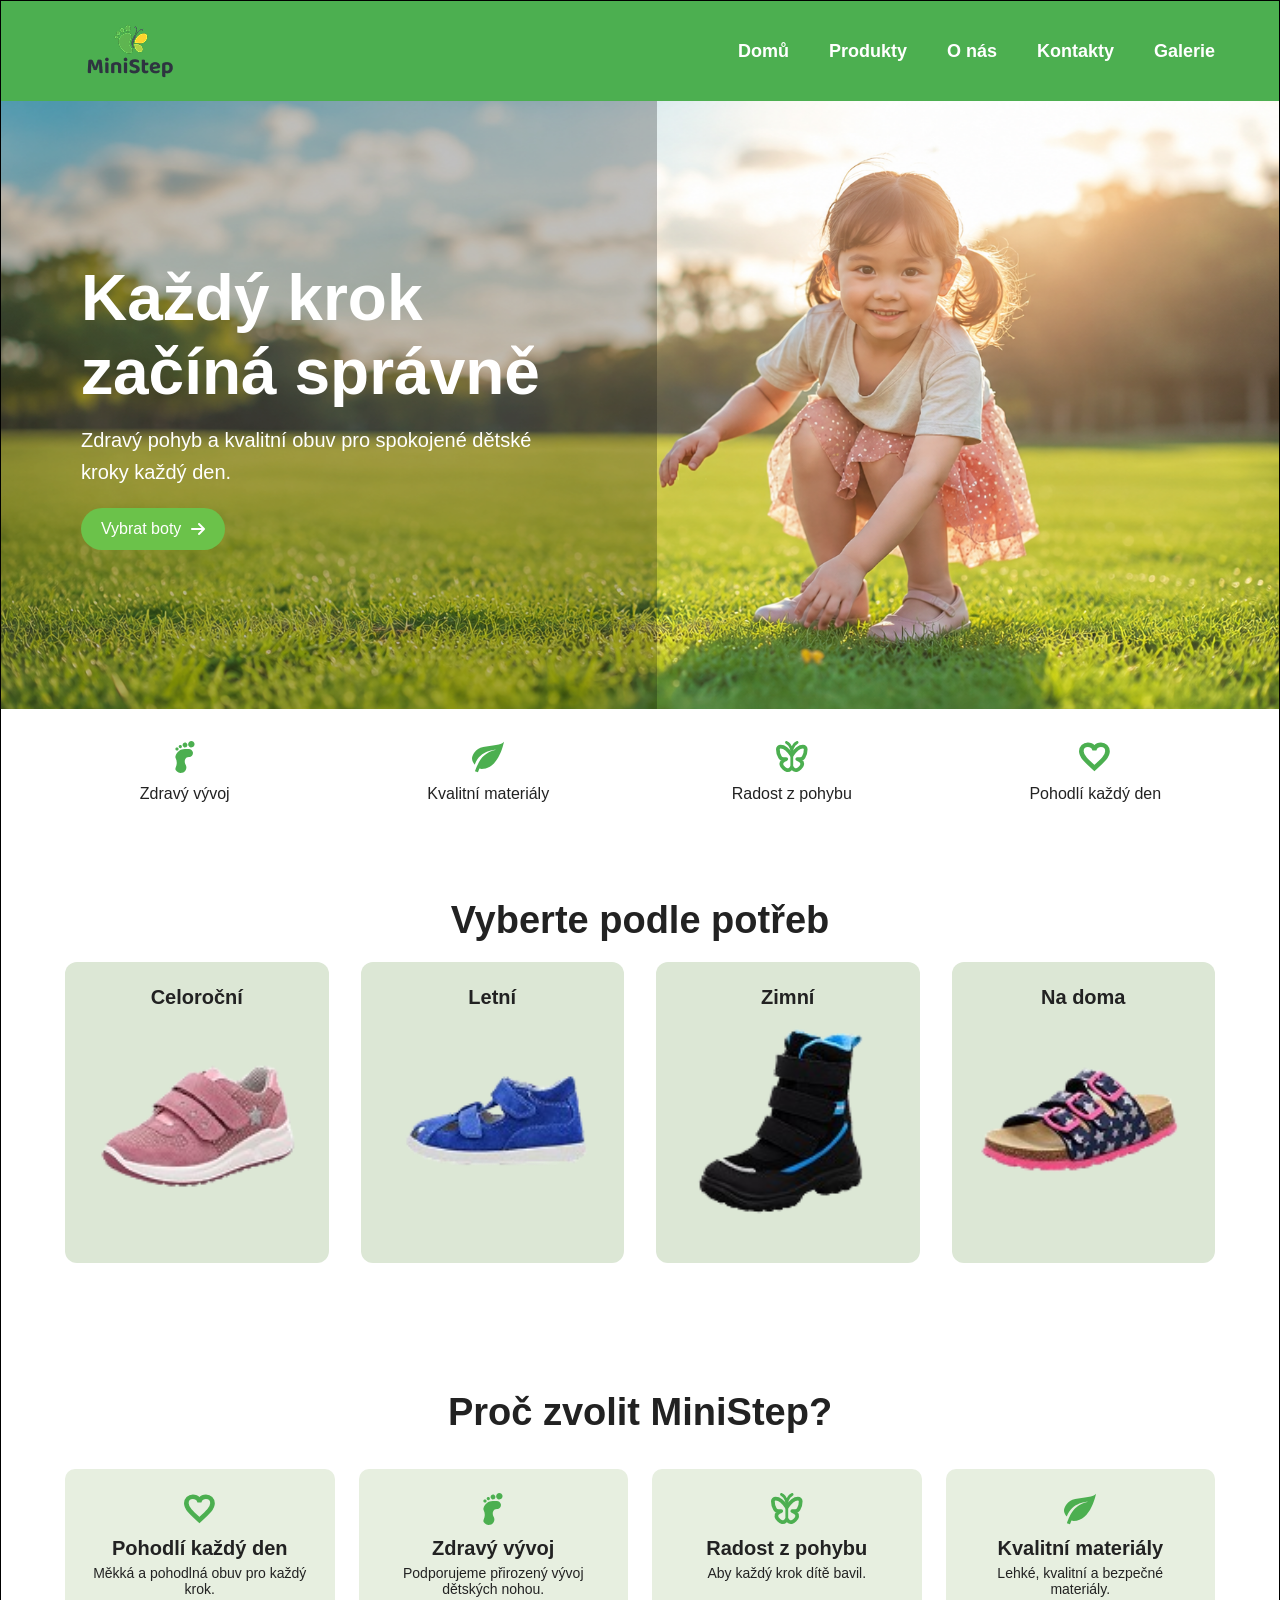
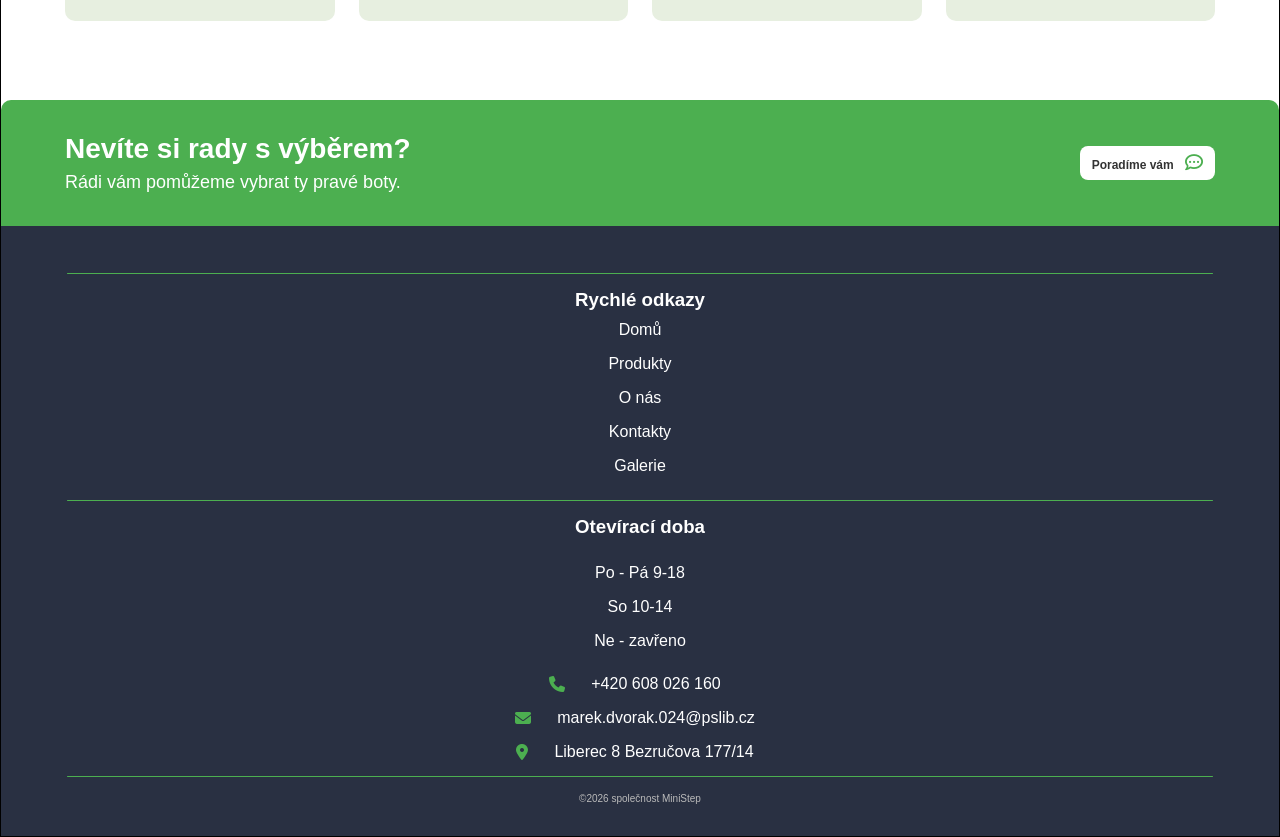
<file: index.html>
<!DOCTYPE html>
<html lang="cs">
<head>
    <meta charset="UTF-8">
    <meta name="viewport" content="width=device-width, initial-scale=1.0">
    <title>MiniStep</title>

    <link rel="stylesheet" href="style.css">

    <link rel="stylesheet"
    href="https://cdnjs.cloudflare.com/ajax/libs/font-awesome/6.5.1/css/all.min.css">
    <link rel="icon" type="image/png" href="./favicon/favicon-96x96.png" sizes="96x96" />
<link rel="icon" type="image/svg+xml" href="./favicon/favicon.svg" />
<link rel="shortcut icon" href="./favicon/favicon.ico" />
<link rel="apple-touch-icon" sizes="180x180" href="./favicon/apple-touch-icon.png" />
<meta name="apple-mobile-web-app-title" content="MyWebSite" />
<link rel="manifest" href="./favicon/web-app-manifest-512x512.png" />
</head>
<body>

<header>

    <div class="logo">
        <img src="Images/Home/Logo.png" alt="MiniStep">
    </div>

    <nav class="desktop-nav">
        <a href="index.html">Domů</a>
        <a href="produkty.html">Produkty</a>
        <a href="Onas.html">O nás</a>
        <a href="kontakt.html">Kontakty</a>
        <a href="galerie.html">Galerie</a>
    </nav>

    <button class="menu-btn">
        <i class="fa-solid fa-bars"></i>
    </button>

</header>

<div class="mobile-menu" id="mobileMenu">
    <nav class="desktop-nav">
        <a href="index.html">Domů</a>
        <a href="produkty.html">Produkty</a>
        <a href="Onas.html">O nás</a>
        <a href="kontakt.html">Kontakty</a>
        <a href="galerie.html">Galerie</a>
    </nav>
    
    <div class="menu-contact">
        <h3>Rychlý kontakt</h3>

        <p><i class="fa-solid fa-phone"></i> +420 608 026 160</p>
        <p><i class="fa-regular fa-envelope"></i>marek.dvorak024@pslib.cz</p>
    </div>
</div>

<section class="hero">
    <div class="overlay">

        <h1>Každý krok<br>začíná správně</h1>

        <p>
            Zdravý pohyb a kvalitní obuv pro spokojené dětské kroky každý den.
        </p>

        <a href="produkty.html" class="btn">
            Vybrat boty
            <i class="fa-solid fa-arrow-right"></i>
        </a>

    </div>
</section>

<section class="benefits-icons">

    <div class="icon-box">
        <img src="Images/Home/chodidlo.svg" alt="Zdravý vývoj" class="icon">
        <span>Zdravý vývoj</span>
    </div>

    <div class="icon-box">
        <img src="Images/Home/list.svg" alt="Kvalitní materiály" class="icon">
        <span>Kvalitní materiály</span>
    </div>

    <div class="icon-box">
        <img src="Images/Home/motýl.svg" alt="Radost z pohybu" class="icon">
        <span>Radost z pohybu</span>
    </div>

    <div class="icon-box">
        <img src="Images/Home/srdce.svg" alt="Pohodlí každý den" class="icon">
        <span>Pohodlí každý den</span>
    </div>

</section>

<section class="products">

    <h2>Vyberte podle potřeb</h2>

    <div class="product-grid">

        <div class="product-card">
            <h3>Celoroční</h3>
            <img src="Images/Home/Celorok.png" alt="">
        </div>

        <div class="product-card">
            <h3>Letní</h3>
            <img src="Images/Home/Letni.png" alt="">
        </div>

        <div class="product-card">
            <h3>Zimní</h3>
            <img src="Images/Home/Zimni.png" alt="">
        </div>

        <div class="product-card">
            <h3>Na doma</h3>
            <img src="Images/Home/Papuč.png" alt="">
        </div>

    </div>

</section>

<section class="why">

    <h2>Proč zvolit MiniStep?</h2>

    <div class="values-grid">

        <div class="value-box">
            <img src="Images/Home/srdce.svg" alt="Pohodlí každý den" class="icon">
            <h3>Pohodlí každý den</h3>
            <p>Měkká a pohodlná obuv pro každý krok.</p>
        </div>

        <div class="value-box">
            <img src="Images/Home/chodidlo.svg" alt="Zdravý vývoj" class="icon">
            <h3>Zdravý vývoj</h3>
            <p>Podporujeme přirozený vývoj dětských nohou.</p>
        </div>

        <div class="value-box">
            <img src="Images/Home/motýl.svg" alt="Radost z pohybu" class="icon">
            <h3>Radost z pohybu</h3>
            <p>Aby každý krok dítě bavil.</p>
        </div>

        <div class="value-box">
            <img src="Images/Home/list.svg" alt="Kvalitní materiály" class="icon">
            <h3>Kvalitní materiály</h3>
            <p>Lehké, kvalitní a bezpečné materiály.</p>
        </div>

    </div>

</section>

<section class="help-box">

    <div>
        <h3>Nevíte si rady s výběrem?</h3>
        <p>Rádi vám pomůžeme vybrat ty pravé boty.</p>
    </div>

    <a href="kontakt.html" class="btn-light">
        Poradíme vám
        <i class="fa-regular fa-comment-dots"></i>
    </a>

</section>

<footer>

    <div class="footer-links">
        <div class="footer-line"></div>
        <h3>Rychlé odkazy</h3>

        <a href="index.html">Domů</a>
        <a href="produkty.html">Produkty</a>
        <a href="Onas.html">O nás</a>
        <a href="kontakt.html">Kontakty</a>
        <a href="galerie.html">Galerie</a>
    </div>

    <div class="footer-line"></div>

    <div class="footer-hours">
        <h3>Otevírací doba</h3>

        <p>Po - Pá 9-18</p>
        <p>So 10-14</p>
        <p>Ne - zavřeno</p>
    </div>

    <div class="footer-contact">
        <p><i class="fa-solid fa-phone"></i> +420 608 026 160</p>
        <p><i class="fa-solid fa-envelope"></i> marek.dvorak.024@pslib.cz</p>
        <p><i class="fa-solid fa-location-dot"></i> Liberec 8 Bezručova 177/14</p>
    </div>

    <div class="footer-line"></div>

    <div class="footer-mini">
        <p>©2026 společnost MiniStep</p>
    </div>

</footer>

<script src="script.js"></script>

</body>
</html>
</file>
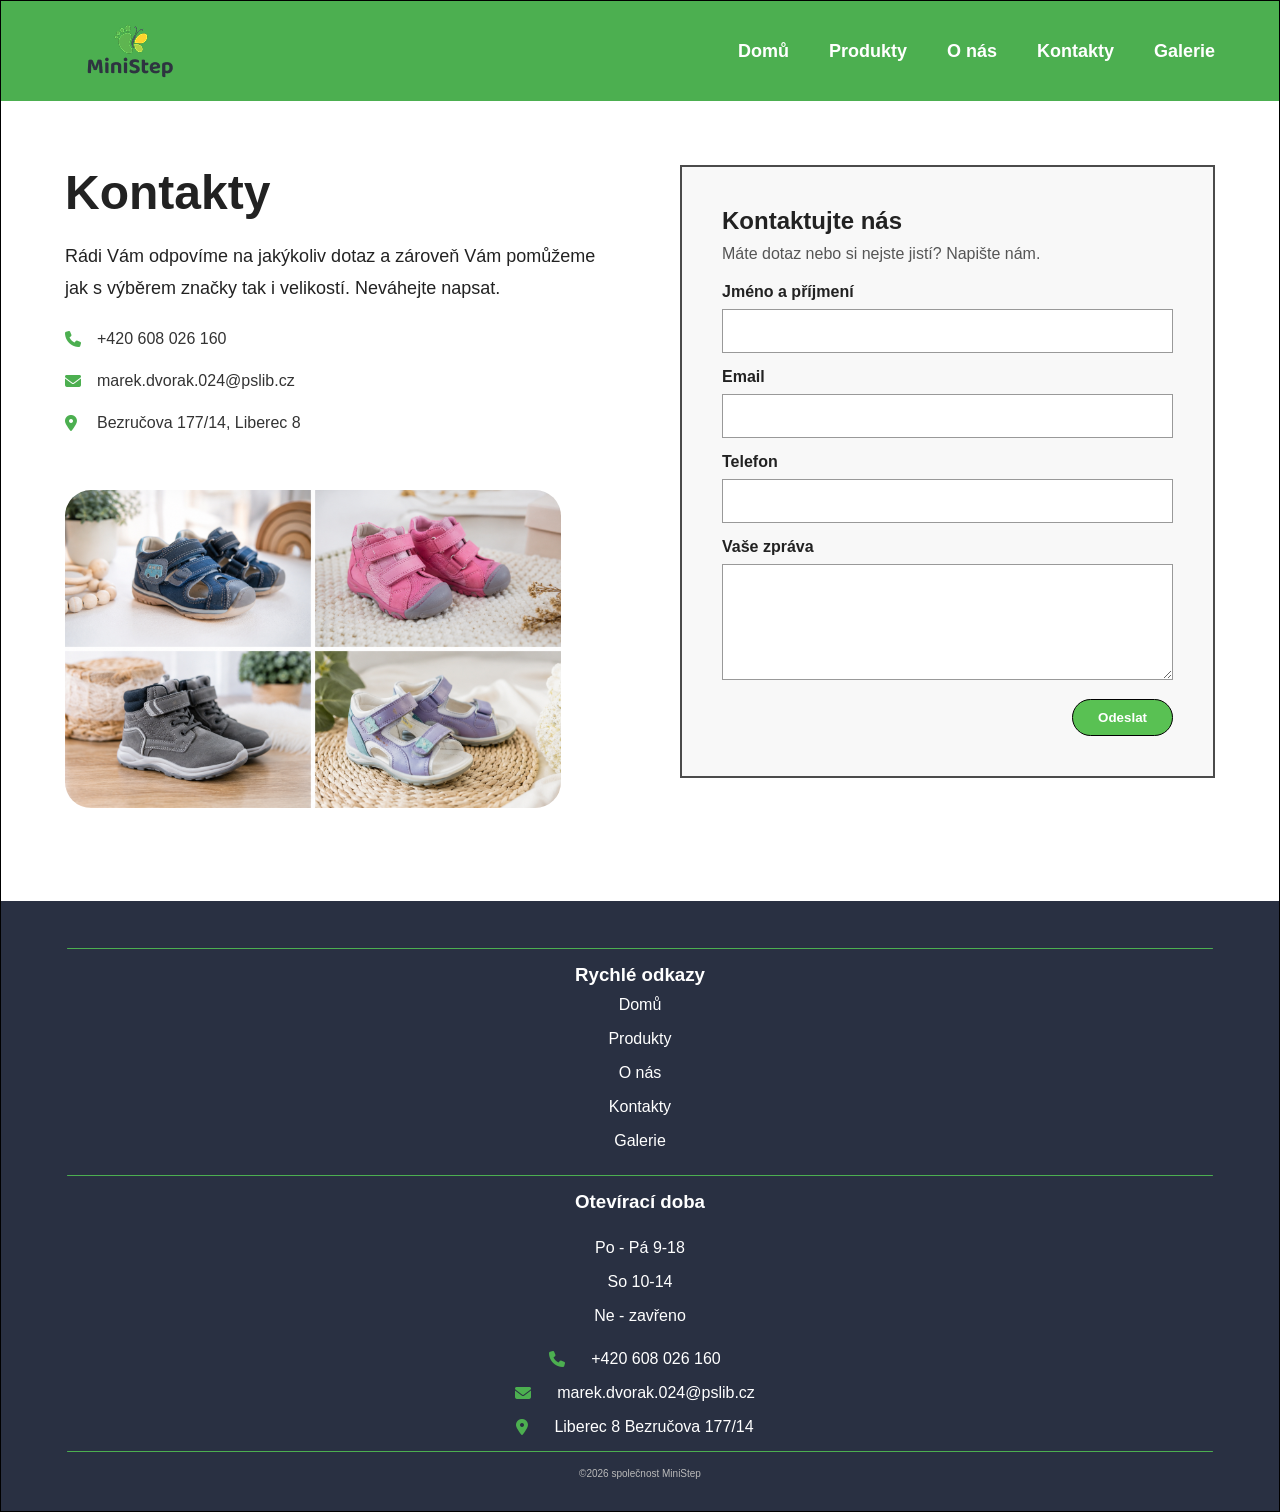
<file: kontakt.html>
<!DOCTYPE html>
<html lang="cs">
<head>
    <meta charset="UTF-8">
    <meta name="viewport" content="width=device-width, initial-scale=1.0">
    <title>Kontakty | MiniStep</title>

    <link rel="stylesheet" href="style.css">

    <link rel="stylesheet"
    href="https://cdnjs.cloudflare.com/ajax/libs/font-awesome/6.5.1/css/all.min.css">
    <link rel="icon" type="image/png" href="./favicon/favicon-96x96.png" sizes="96x96" />
<link rel="icon" type="image/svg+xml" href="./favicon/favicon.svg" />
<link rel="shortcut icon" href="./favicon/favicon.ico" />
<link rel="apple-touch-icon" sizes="180x180" href="./favicon/apple-touch-icon.png" />
<meta name="apple-mobile-web-app-title" content="MyWebSite" />
<link rel="manifest" href="./favicon/web-app-manifest-512x512.png" />
</head>
<body>

<header>

    <div class="logo">
        <img src="Images/Home/Logo.png" alt="MiniStep">
    </div>

    <nav class="desktop-nav">
        <a href="index.html">Domů</a>
        <a href="produkty.html">Produkty</a>
        <a href="Onas.html">O nás</a>
        <a href="kontakt.html">Kontakty</a>
        <a href="galerie.html">Galerie</a>
    </nav>

    <button class="menu-btn">
        <i class="fa-solid fa-bars"></i>
    </button>

</header>

<div class="mobile-menu" id="mobileMenu">
    <nav class="desktop-nav">
        <a href="index.html">Domů</a>
        <a href="produkty.html">Produkty</a>
        <a href="Onas.html">O nás</a>
        <a href="kontakt.html">Kontakty</a>
        <a href="galerie.html">Galerie</a>
    </nav>
    
    <div class="menu-contact">
        <h3>Rychlý kontakt</h3>

        <p><i class="fa-solid fa-phone"></i> +420 608 026 160</p>
        <p><i class="fa-regular fa-envelope"></i>marek.dvorak024@pslib.cz</p>
    </div>
</div>

<section class="contact-page">

    <div class="contact-info">

        <h1>Kontakty</h1>

        <p>
            Rádi Vám odpovíme na jakýkoliv dotaz a zároveň Vám pomůžeme
            jak s výběrem značky tak i velikostí. Neváhejte napsat.
        </p>

        <div class="contact-item">
            <i class="fa-solid fa-phone"></i>
            <span>+420 608 026 160</span>
        </div>

        <div class="contact-item">
            <i class="fa-solid fa-envelope"></i>
            <span>marek.dvorak.024@pslib.cz</span>
        </div>

        <div class="contact-item">
    <i class="fa-solid fa-location-dot"></i>
    <span>Bezručova 177/14, Liberec 8</span>
</div>

<div class="contact-image">
    <img src="Images/Home/4fotky 2.svg" alt="MiniStep">
</div>

</div>

    </div>

    <div class="contact-form-box">

        <h2>Kontaktujte nás</h2>

        <p>
            Máte dotaz nebo si nejste jistí?
            Napište nám.
        </p>

        <form>

            <label>Jméno a příjmení</label>
            <input type="text" required>

            <label>Email</label>
            <input type="email" required>

            <label>Telefon</label>
            <input type="tel">

            <label>Vaše zpráva</label>
            <textarea rows="5" required></textarea>

            <button type="submit" class="send-btn">
                Odeslat
            </button>

        </form>

    </div>

</section>

<footer>

    <div class="footer-links">
        <div class="footer-line"></div>
        <h3>Rychlé odkazy</h3>
        <a href="index.html">Domů</a>
        <a href="produkty.html">Produkty</a>
        <a href="Onas.html">O nás</a>
        <a href="kontakt.html">Kontakty</a>
        <a href="galerie.html">Galerie</a>
    </div>

    <div class="footer-line"></div>

    <div class="footer-hours">
        <h3>Otevírací doba</h3>
        <p>Po - Pá 9-18</p>
        <p>So 10-14</p>
        <p>Ne - zavřeno</p>
    </div>


    <div class="footer-contact">
        <p><i class="fa-solid fa-phone"></i> +420 608 026 160</p>
        <p><i class="fa-solid fa-envelope"></i> marek.dvorak.024@pslib.cz</p>
        <p><i class="fa-solid fa-location-dot"></i> Liberec 8 Bezručova 177/14</p>
    </div>

    <div class="footer-line"></div>

     <div class="footer-mini">
        <p> ©2026 společnost MiniStep</p>
    </div>
</footer>

<script src="script.js"></script>

</body>
</html>
</file>
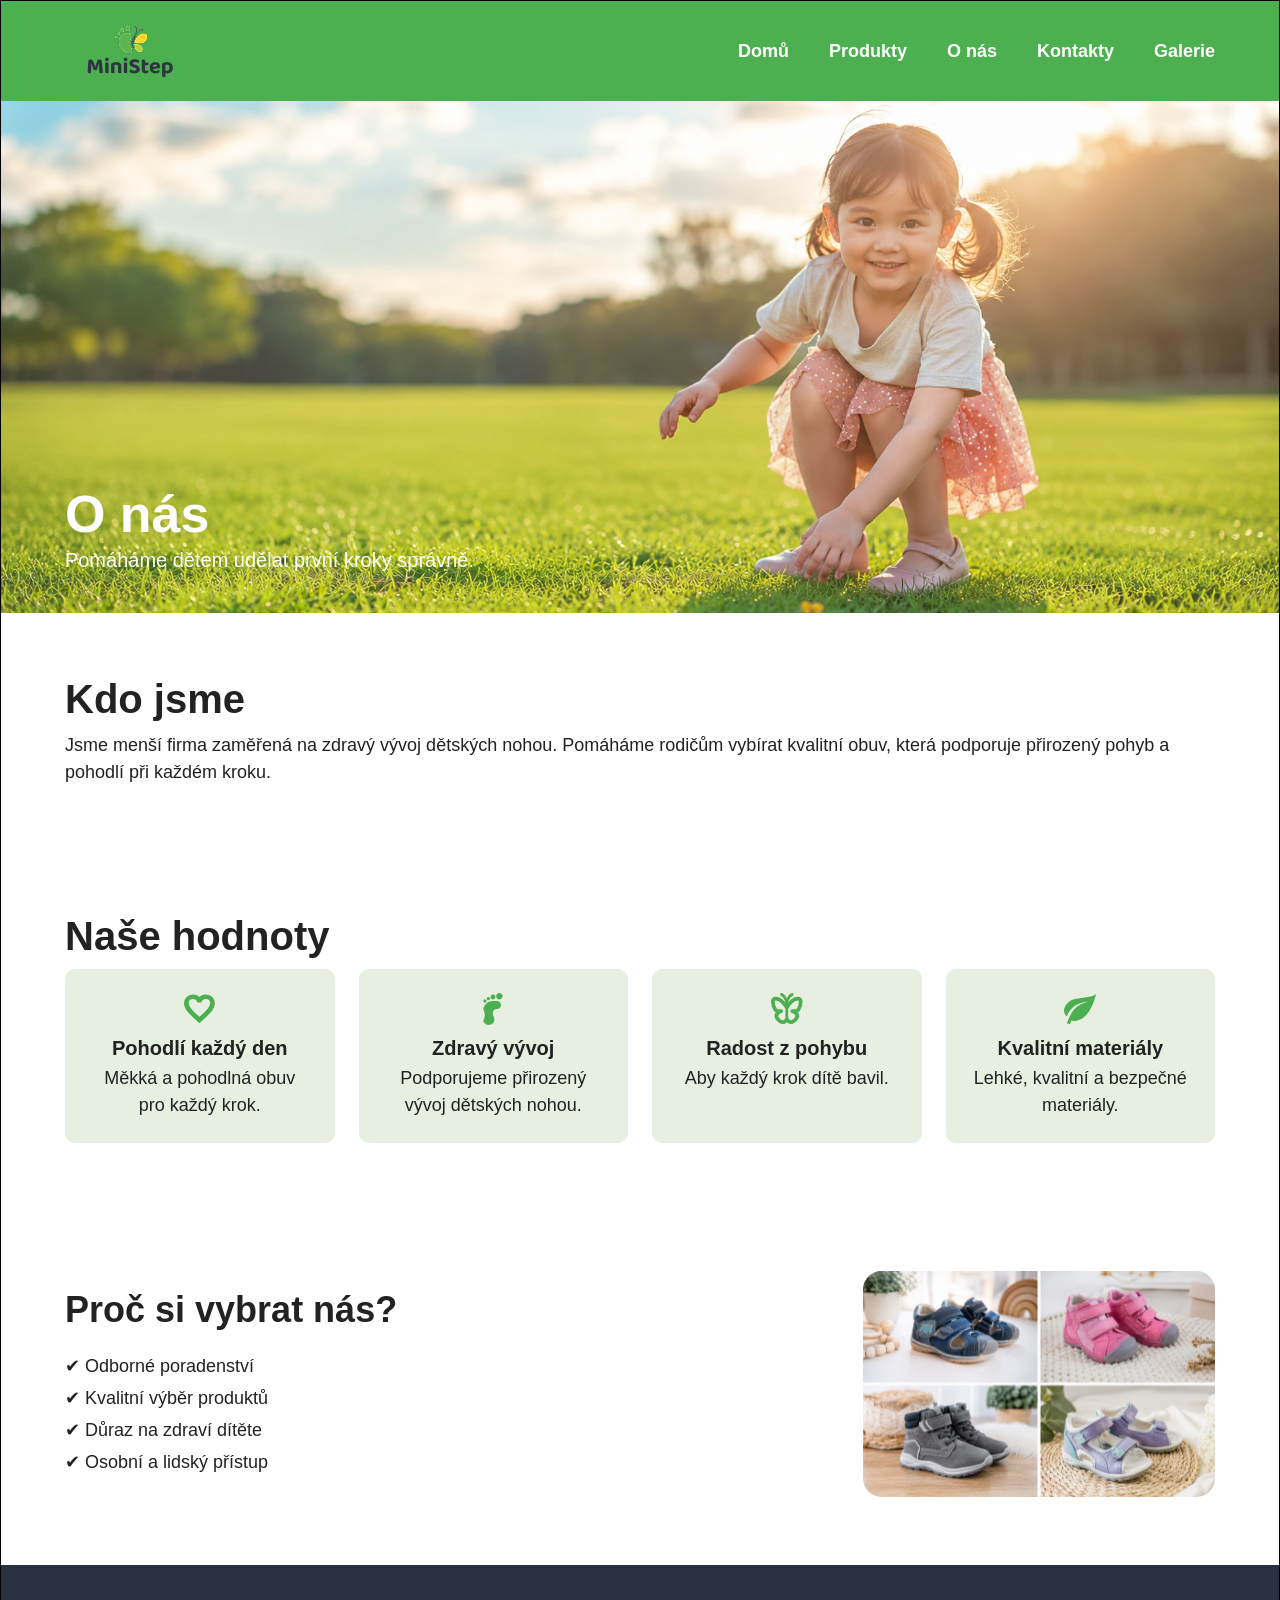
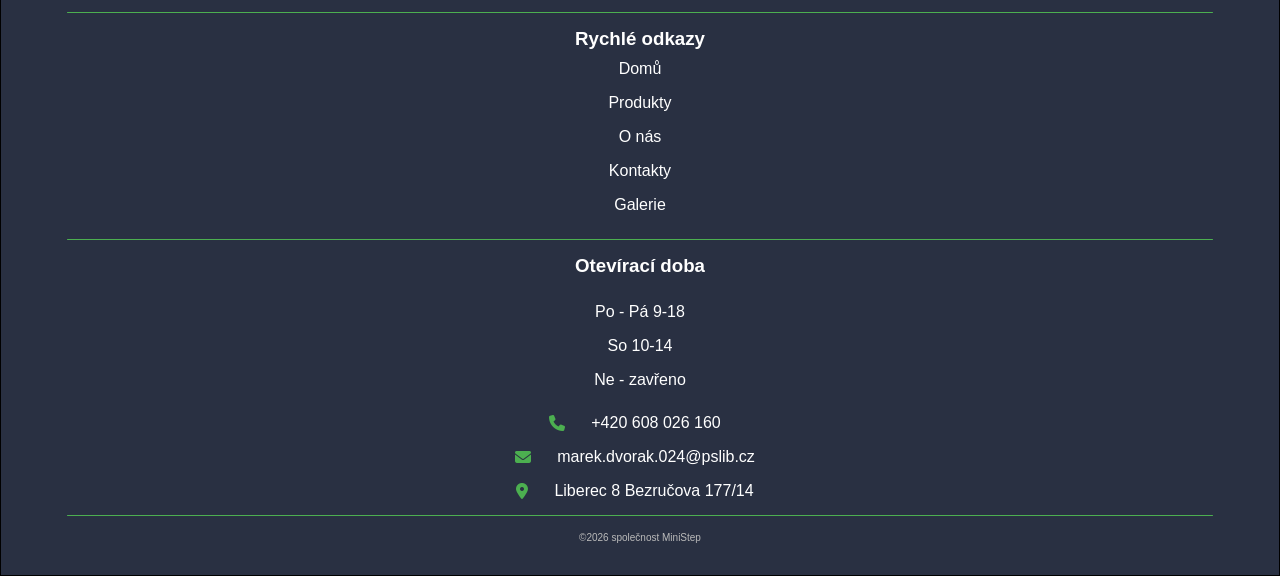
<file: Onas.html>
<!DOCTYPE html>
<html lang="cs">
<head>
    <meta charset="UTF-8">
    <meta name="viewport" content="width=device-width, initial-scale=1.0">
    <title>O nás | MiniStep</title>

    <link rel="stylesheet" href="style.css">

    <link rel="stylesheet"
    href="https://cdnjs.cloudflare.com/ajax/libs/font-awesome/6.5.1/css/all.min.css">
    <link rel="icon" type="image/png" href="./favicon/favicon-96x96.png" sizes="96x96" />
<link rel="icon" type="image/svg+xml" href="./favicon/favicon.svg" />
<link rel="shortcut icon" href="./favicon/favicon.ico" />
<link rel="apple-touch-icon" sizes="180x180" href="./favicon/apple-touch-icon.png" />
<meta name="apple-mobile-web-app-title" content="MyWebSite" />
<link rel="manifest" href="./favicon/web-app-manifest-512x512.png" />
</head>
<body>
<header>

    <div class="logo">
        <img src="Images/Home/Logo.png" alt="MiniStep">
    </div>

    <nav class="desktop-nav">
        <a href="index.html">Domů</a>
        <a href="produkty.html">Produkty</a>
        <a href="Onas.html">O nás</a>
        <a href="kontakt.html">Kontakty</a>
        <a href="galerie.html">Galerie</a>
    </nav>

    <button class="menu-btn">
        <i class="fa-solid fa-bars"></i>
    </button>

</header>

<div class="mobile-menu" id="mobileMenu">
    <nav>
        <a href="index.html">Domů</a>
        <a href="Onas.html">O nás</a>
        <a href="produkty.html">Produkty</a>
        <a href="kontakt.html">Kontakty</a>
        <a href="galerie.html">Galerie</a>
    </nav>

    <div class="menu-contact">
        <h3>Rychlý kontakt</h3>

         <p><i class="fa-solid fa-phone"></i> +420 608 026 160</p>
        <p><i class="fa-regular fa-envelope"></i>marek.dvorak024@pslib.cz</p>
    </div>
</div>

<section class="about-banner">

    <div class="about-overlay">
        <h1>O nás</h1>
        <p>Pomáháme dětem udělat první kroky správně.</p>
    </div>

</section>

<section class="about-section">

    <h2>Kdo jsme</h2>

    <p>
        Jsme menší firma zaměřená na zdravý vývoj dětských nohou.
        Pomáháme rodičům vybírat kvalitní obuv, která podporuje
        přirozený pohyb a pohodlí při každém kroku.
    </p>

</section>

<section class="about-section">

    <h2>Naše hodnoty</h2>

    <div class="values-grid">

        <div class="value-box">
           <img src="Images/Home/srdce.svg" alt="Pohodlí každý den" class="icon">
            <h3>Pohodlí každý den</h3>
            <p>Měkká a pohodlná obuv pro každý krok.</p>
        </div>

        <div class="value-box">
           <img src="Images/Home/chodidlo.svg" alt="Zdravý vývoj" class="icon">
            <h3>Zdravý vývoj</h3>
            <p>Podporujeme přirozený vývoj dětských nohou.</p>
        </div>

        <div class="value-box">
           <img src="Images/Home/motýl.svg" alt="Radost z pohybu" class="icon">
            <h3>Radost z pohybu</h3>
            <p>Aby každý krok dítě bavil.</p>
        </div>

        <div class="value-box">
           <img src="Images/Home/list.svg" alt="Kvalitní materiály" class="icon">
            <h3>Kvalitní materiály</h3>
            <p>Lehké, kvalitní a bezpečné materiály.</p>
        </div>

    </div>

</section>

<section class="reasons">

    <div class="reasons-text">

        <h2>Proč si vybrat nás?</h2>

        <ul>
            <li>✔ Odborné poradenství</li>
            <li>✔ Kvalitní výběr produktů</li>
            <li>✔ Důraz na zdraví dítěte</li>
            <li>✔ Osobní a lidský přístup</li>
        </ul>

    </div>

    <div class="reasons-image">
        <img src="Images/Home/4fotky 2.svg" alt="Sandály">
    </div>

</section>
<footer>

    <div class="footer-links">
        <div class="footer-line"></div>
        <h3>Rychlé odkazy</h3>
        <a href="index.html">Domů</a>
        <a href="produkty.html">Produkty</a>
        <a href="Onas.html">O nás</a>
        <a href="kontakt.html">Kontakty</a>
        <a href="galerie.html">Galerie</a>
    </div>

    <div class="footer-line"></div>

    <div class="footer-hours">
        <h3>Otevírací doba</h3>
        <p>Po - Pá 9-18</p>
        <p>So 10-14</p>
        <p>Ne - zavřeno</p>
    </div>


    <div class="footer-contact">
        <p><i class="fa-solid fa-phone"></i> +420 608 026 160</p>
        <p><i class="fa-solid fa-envelope"></i> marek.dvorak.024@pslib.cz</p>
        <p><i class="fa-solid fa-location-dot"></i> Liberec 8 Bezručova 177/14</p>
    </div>

    <div class="footer-line"></div>

     <div class="footer-mini">
        <p> ©2026 společnost MiniStep</p>
    </div>
</footer>

<script src="script.js"></script>

</body>
</html>
</file>
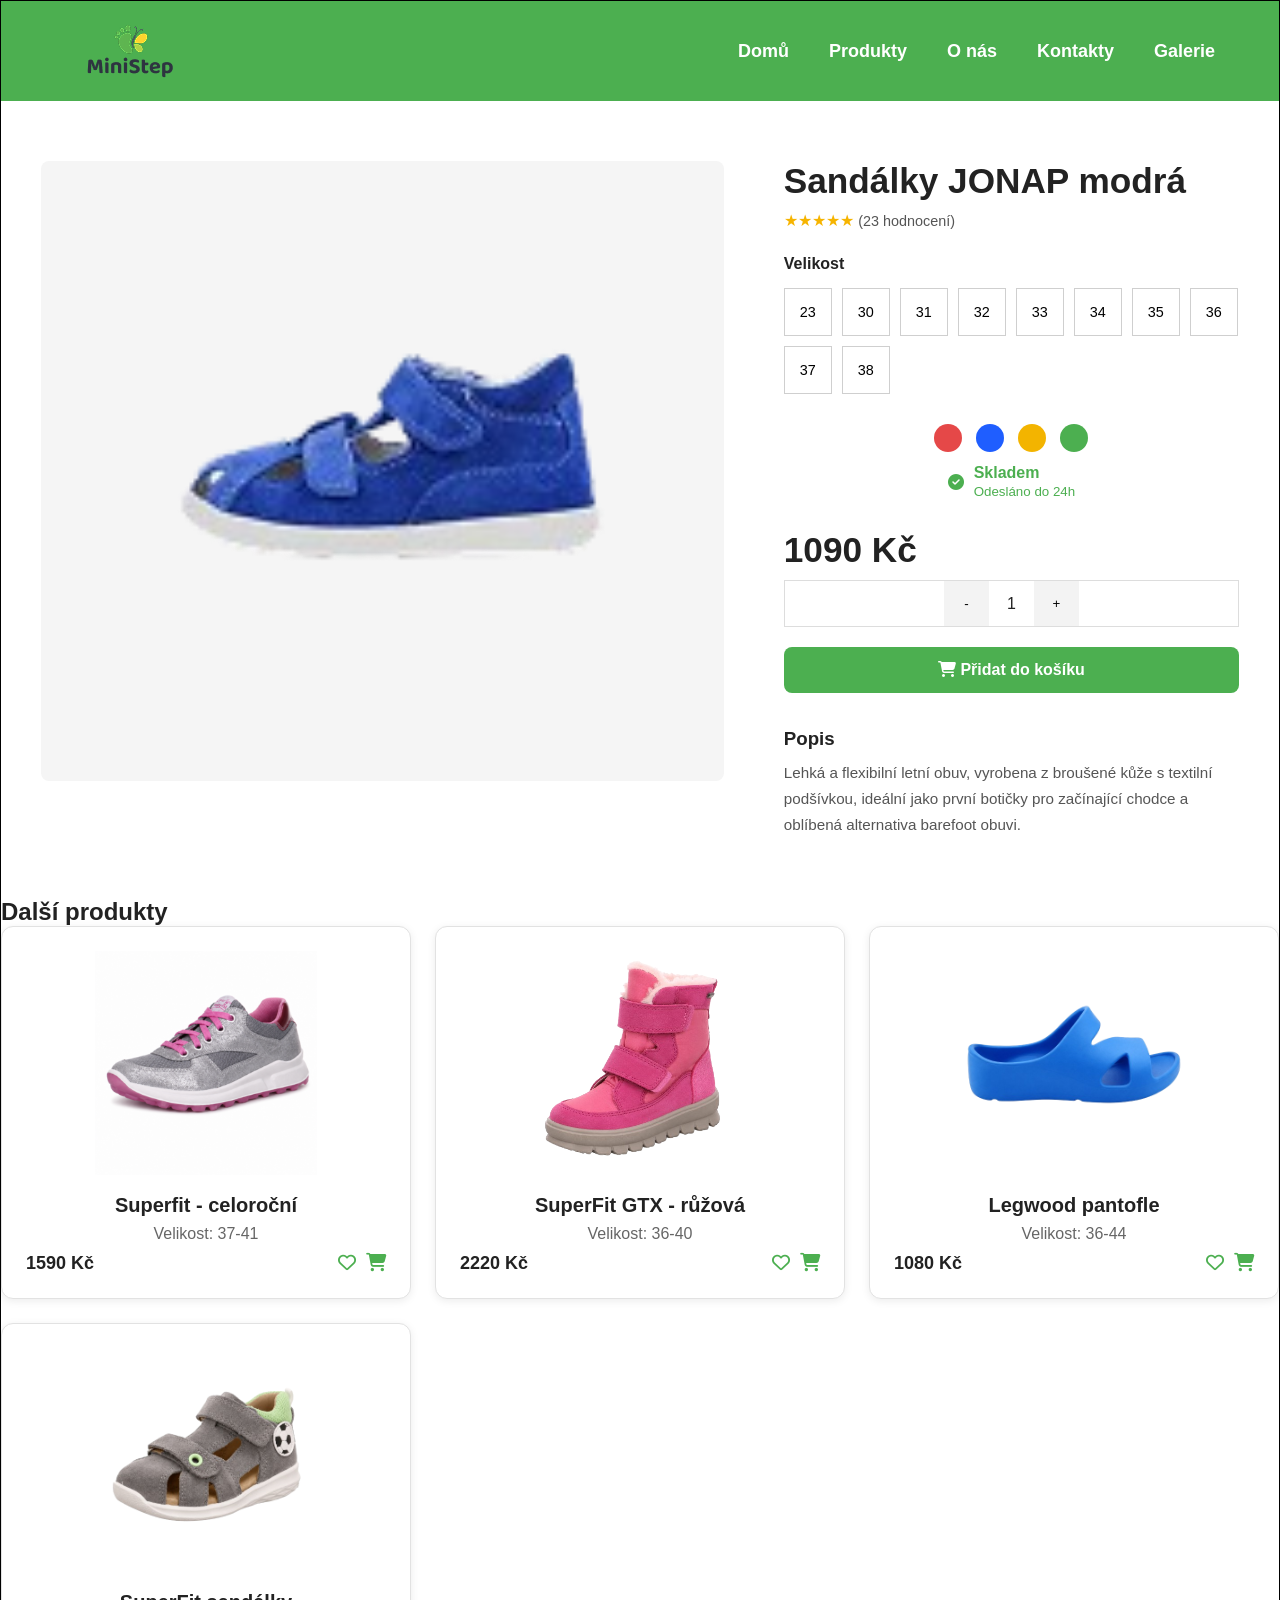
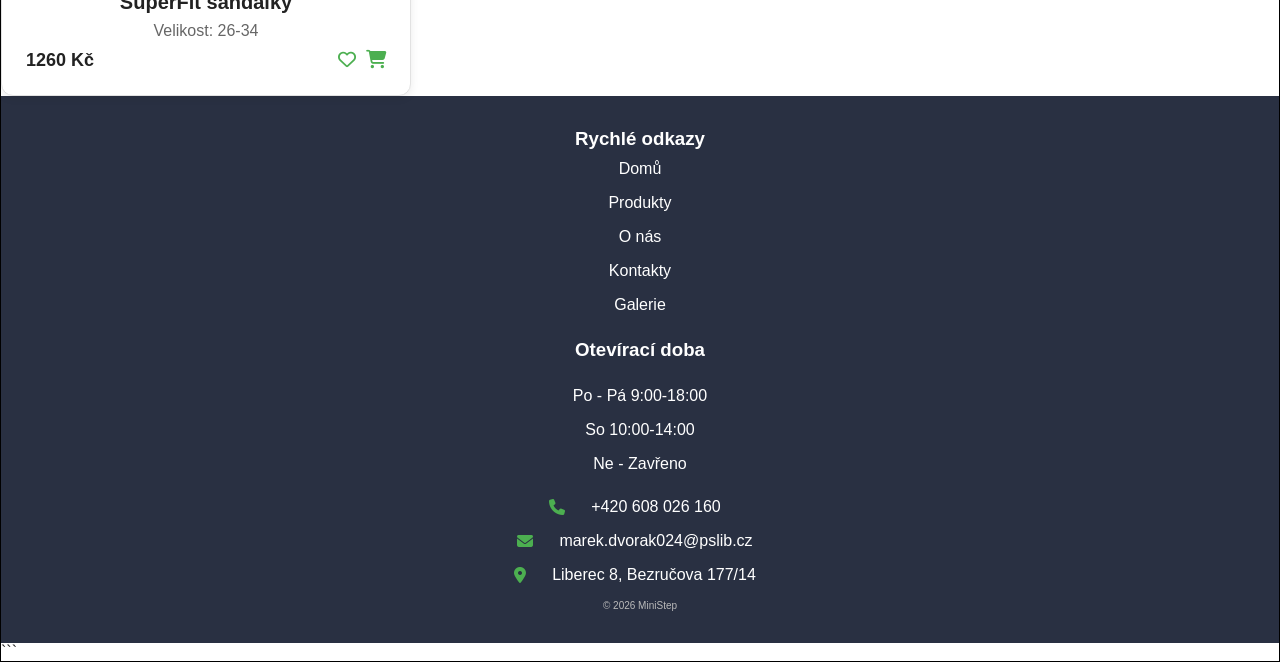
<file: produkt.html>
<!DOCTYPE html>
<html lang="cs">
<head>
    <meta charset="UTF-8">
    <meta name="viewport" content="width=device-width, initial-scale=1.0">
    <title>Sandálky JONAP modrá</title>

    <link rel="stylesheet" href="style.css">

    <link rel="stylesheet"
        href="https://cdnjs.cloudflare.com/ajax/libs/font-awesome/6.5.1/css/all.min.css">
        <link rel="icon" type="image/png" href="./favicon/favicon-96x96.png" sizes="96x96" />
<link rel="icon" type="image/svg+xml" href="./favicon/favicon.svg" />
<link rel="shortcut icon" href="./favicon/favicon.ico" />
<link rel="apple-touch-icon" sizes="180x180" href="./favicon/apple-touch-icon.png" />
<meta name="apple-mobile-web-app-title" content="MyWebSite" />
<link rel="manifest" href="./favicon/web-app-manifest-512x512.png" />
</head>
<body>

<header>

    <div class="logo">
        <img src="Images/Home/Logo.png" alt="MiniStep">
    </div>

    <nav class="desktop-nav">
        <a href="index.html">Domů</a>
        <a href="produkty.html">Produkty</a>
        <a href="Onas.html">O nás</a>
        <a href="kontakt.html">Kontakty</a>
        <a href="galerie.html">Galerie</a>
    </nav>

    <button class="menu-btn">
        <i class="fa-solid fa-bars"></i>
    </button>

</header>

<div class="mobile-menu" id="mobileMenu">
    <nav class="desktop-nav">
        <a href="index.html">Domů</a>
        <a href="produkty.html">Produkty</a>
        <a href="Onas.html">O nás</a>
        <a href="kontakt.html">Kontakty</a>
        <a href="galerie.html">Galerie</a>
    </nav>

    <div class="menu-contact">
        <h3>Rychlý kontakt</h3>
        <p><i class="fa-solid fa-phone"></i> +420 608 026 160</p>
        <p><i class="fa-regular fa-envelope"></i> marek.dvorak024@pslib.cz</p>
    </div>
</div>

<main class="produkt-detail">

    <!-- Obrázek produktu -->
    <div class="produkt-obrazek">
        <img src="Images/Home/Letni.png" alt="Sandálky JONAP modrá">
    </div>

    <!-- Informace -->
    <div class="produkt-info">

        <h2>Sandálky JONAP modrá</h2>

        <div class="rating">
            ★★★★★
            <span>(23 hodnocení)</span>
        </div>

        <h4>Velikost</h4>

        <div class="velikosti">
            <button>23</button>
            <button>30</button>
            <button>31</button>
            <button>32</button>
            <button>33</button>
            <button>34</button>
            <button>35</button>
            <button>36</button>
            <button>37</button>
            <button>38</button>
        </div>

        <div class="top-row">

            <div class="barvy">
                <span class="cervena"></span>
                <span class="modra"></span>
                <span class="zluta"></span>
                <span class="zelena"></span>
            </div>

            <div class="sklad">
                <i class="fa-solid fa-circle-check"></i>

                <div>
                    <strong>Skladem</strong><br>
                    <small>Odesláno do 24h</small>
                </div>
            </div>

        </div>

        <h2 class="cena">1090 Kč</h2>

        <div class="nakup-row">

            <div class="pocet">
                <button>-</button>
                <span>1</span>
                <button>+</button>
            </div>

            <button class="kosik">
                <i class="fa-solid fa-cart-shopping"></i>
                Přidat do košíku
            </button>

        </div>

        <h3>Popis</h3>

        <p>
            Lehká a flexibilní letní obuv, vyrobena z broušené kůže
            s textilní podšívkou, ideální jako první botičky pro
            začínající chodce a oblíbená alternativa barefoot obuvi.
        </p>

    </div>

</main>

<section class="dalsi-produkty">

    <h2>Další produkty</h2>

    <div class="products-page">

        <div class="card">
            <img src="Images/Product karty/Celorok.svg" alt="">
            <h3>Superfit - celoroční</h3>
            <p>Velikost: 37-41</p>

            <div class="price-row">
                <span>1590 Kč</span>

                <div class="icons">
                    <i class="fa-regular fa-heart"></i>
                    <i class="fa-solid fa-cart-shopping"></i>
                </div>
            </div>
        </div>

        <div class="card">
            <img src="Images/Product karty/Zimni.svg" alt="">
            <h3>SuperFit GTX - růžová</h3>
            <p>Velikost: 36-40</p>

            <div class="price-row">
                <span>2220 Kč</span>

                <div class="icons">
                    <i class="fa-regular fa-heart"></i>
                    <i class="fa-solid fa-cart-shopping"></i>
                </div>
            </div>
        </div>

        <div class="card">
            <img src="Images/Product karty/Legwoody.svg" alt="">
            <h3>Legwood pantofle</h3>
            <p>Velikost: 36-44</p>

            <div class="price-row">
                <span>1080 Kč</span>

                <div class="icons">
                    <i class="fa-regular fa-heart"></i>
                    <i class="fa-solid fa-cart-shopping"></i>
                </div>
            </div>
        </div>

        <div class="card">
            <img src="Images/Product karty/Sandálky.svg" alt="">
            <h3>SuperFit sandálky</h3>
            <p>Velikost: 26-34</p>

            <div class="price-row">
                <span>1260 Kč</span>

                <div class="icons">
                    <i class="fa-regular fa-heart"></i>
                    <i class="fa-solid fa-cart-shopping"></i>
                </div>
            </div>
        </div>

    </div>

</section>

<footer>

    <div class="footer-links">
        <h3>Rychlé odkazy</h3>

        <a href="index.html">Domů</a>
        <a href="produkty.html">Produkty</a>
        <a href="Onas.html">O nás</a>
        <a href="kontakt.html">Kontakty</a>
        <a href="galerie.html">Galerie</a>
    </div>

    <div class="footer-hours">
        <h3>Otevírací doba</h3>

        <p>Po - Pá 9:00-18:00</p>
        <p>So 10:00-14:00</p>
        <p>Ne - Zavřeno</p>
    </div>

    <div class="footer-contact">
        <p><i class="fa-solid fa-phone"></i> +420 608 026 160</p>
        <p><i class="fa-solid fa-envelope"></i> marek.dvorak024@pslib.cz</p>
        <p><i class="fa-solid fa-location-dot"></i> Liberec 8, Bezručova 177/14</p>
    </div>

    <div class="footer-mini">
        <p>© 2026 MiniStep</p>
    </div>

</footer>

<script src="script.js"></script>

</body>
</html>
```
</file>
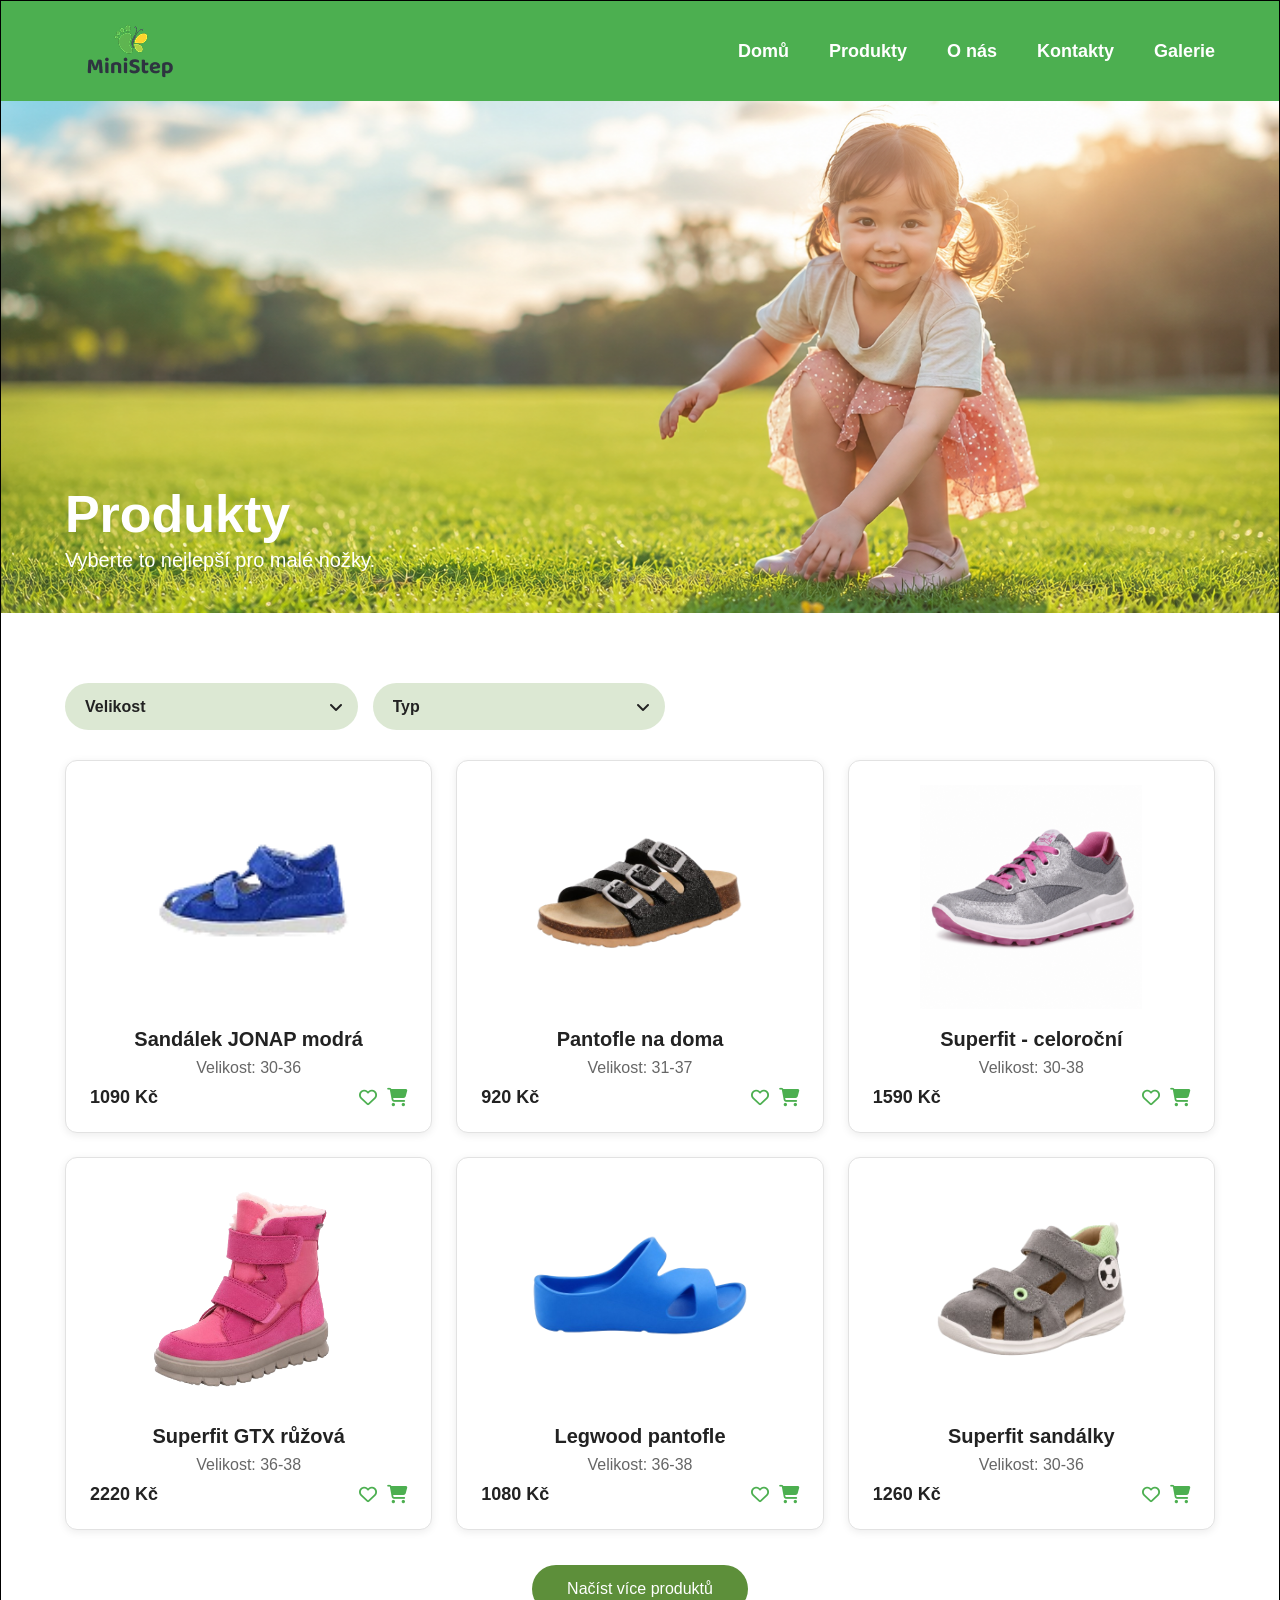
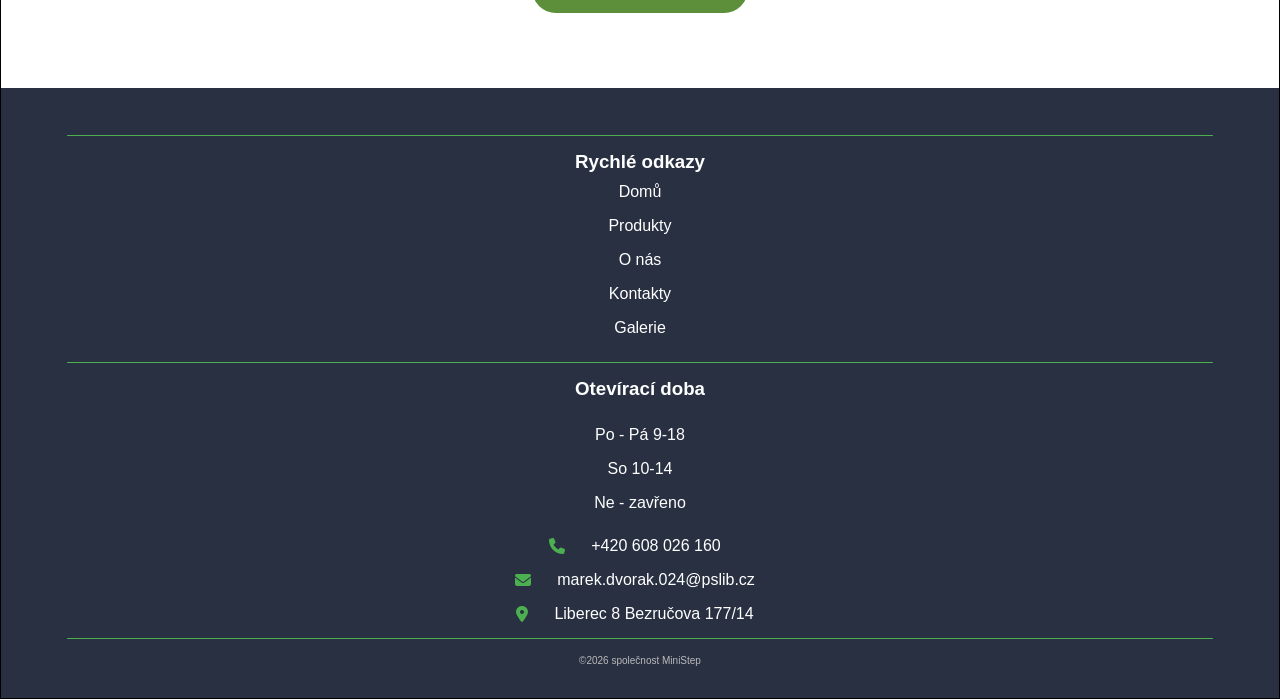
<file: produkty.html>
<!DOCTYPE html>
<html lang="cs">
<head>
    <meta charset="UTF-8">
    <meta name="viewport" content="width=device-width, initial-scale=1.0">
    <title>Produkty | MiniStep</title>
    <link rel="stylesheet" href="style.css">
    <link rel="stylesheet"
    href="https://cdnjs.cloudflare.com/ajax/libs/font-awesome/6.5.1/css/all.min.css">
    <link rel="icon" type="image/png" href="./favicon/favicon-96x96.png" sizes="96x96" />
<link rel="icon" type="image/svg+xml" href="./favicon/favicon.svg" />
<link rel="shortcut icon" href="./favicon/favicon.ico" />
<link rel="apple-touch-icon" sizes="180x180" href="./favicon/apple-touch-icon.png" />
<meta name="apple-mobile-web-app-title" content="MyWebSite" />
<link rel="manifest" href="./favicon/web-app-manifest-512x512.png" />
</head>
</body>
<header>

    <div class="logo">
        <img src="Images/Home/Logo.png" alt="MiniStep">
    </div>

    <nav class="desktop-nav">
        <a href="index.html">Domů</a>
        <a href="produkty.html">Produkty</a>
        <a href="Onas.html">O nás</a>
        <a href="kontakt.html">Kontakty</a>
        <a href="galerie.html">Galerie</a>
    </nav>

    <button class="menu-btn">
        <i class="fa-solid fa-bars"></i>
    </button>

</header>

<div class="mobile-menu" id="mobileMenu">
    <nav>
        <a href="index.html">Domů</a>
        <a href="Onas.html">O nás</a>
        <a href="produkty.html">Produkty</a>
        <a href="kontakt.html">Kontakty</a>
        <a href="galerie.html">Galerie</a>
    </nav>

    <div class="menu-contact">
        <h3>Rychlý kontakt</h3>

         <p><i class="fa-solid fa-phone"></i> +420 608 026 160</p>
        <p><i class="fa-regular fa-envelope"></i>marek.dvorak024@pslib.cz</p>
    </div>
</div>

<section class="about-banner">

    <div class="about-overlay">
        <h1>Produkty</h1>
        <p>Vyberte to nejlepší pro malé nožky.</p>
    </div>

</section>

<section class="products-section">
<div class="filters">
    <div class="filter-select">
    <select>
        <option>Velikost</option>
        <option>30</option>
        <option>31</option>
        <option>32</option>
        <option>33</option>
        <option>34</option>
        <option>35</option>
        <option>36</option>
        <option>37</option>
        <option>38</option>
    </select>
    <i class="fa-solid fa-angle-down"></i>
</div>
<div class="filter-select">
    <select>
        <option>Typ</option>
        <option>Celoroční</option>
        <option>Letní</option>
        <option>Zimní</option>
        <option>Na doma</option>
    </select>
    <i class="fa-solid fa-angle-down"></i>
    </div>
</div>
    <div class="products-page">

        <div class="card">
            <img src="Images/Home/Letni.png" alt="Sandálek">
            <h3>
                <a href="produkt.html">Sandálek JONAP modrá</a>
            </h3>
            <p>Velikost: 30-36</p>
            <div class="price-row">
    <span>1090 Kč</span>
    <div class="icons">
        <i class="fa-regular fa-heart"></i>
        <i class="fa-solid fa-cart-shopping"></i>
    </div>
</div>
        </div>

        <div class="card">
            <img src="Images/Product karty/Papuče.svg" alt="Pantofle">
            <h3>Pantofle na doma</h3>
            <p>Velikost: 31-37</p>
           <div class="price-row">
    <span>920 Kč</span>
    <div class="icons">
        <i class="fa-regular fa-heart"></i>
        <i class="fa-solid fa-cart-shopping"></i>
    </div>
</div>
        </div>

        <div class="card">
            <img src="Images/Product karty/Celorok.svg" alt="Superfit">
            <h3>Superfit - celoroční</h3>
            <p>Velikost: 30-38</p>
           <div class="price-row">
    <span>1590 Kč</span>
    <div class="icons">
        <i class="fa-regular fa-heart"></i>
        <i class="fa-solid fa-cart-shopping"></i>
    </div>
</div>
        </div>

        <div class="card">
            <img src="Images/Product karty/Zimni.svg" alt="Superfit GTX">
            <h3>Superfit GTX růžová</h3>
            <p>Velikost: 36-38</p>
            <div class="price-row">
    <span>2220 Kč</span>
    <div class="icons">
        <i class="fa-regular fa-heart"></i>
        <i class="fa-solid fa-cart-shopping"></i>
    </div>
</div>
        </div>

        <div class="card">
            <img src="Images/Product karty/Legwoody.svg" alt="Legwood">
            <h3>Legwood pantofle</h3>
            <p>Velikost: 36-38</p>
          <div class="price-row">
    <span>1080 Kč</span>
    <div class="icons">
        <i class="fa-regular fa-heart"></i>
        <i class="fa-solid fa-cart-shopping"></i>
    </div>
</div>
        </div>

        <div class="card">
            <img src="Images/Product karty/Sandálky.svg" alt="Sandálky">
            <h3>Superfit sandálky</h3>
            <p>Velikost: 30-36</p>
            <div class="price-row">
    <span>1260 Kč</span>
    <div class="icons">
        <i class="fa-regular fa-heart"></i>
        <i class="fa-solid fa-cart-shopping"></i>
    </div>
</div>
        </div>

    </div>

    <button class="load-btn">Načíst více produktů</button>

</section>
<footer>

    <div class="footer-links">
        <div class="footer-line"></div>
        <h3>Rychlé odkazy</h3>
        <a href="index.html">Domů</a>
        <a href="produkty.html">Produkty</a>
        <a href="Onas.html">O nás</a>
        <a href="kontakt.html">Kontakty</a>
        <a href="galerie.html">Galerie</a>
    </div>

    <div class="footer-line"></div>

    <div class="footer-hours">
        <h3>Otevírací doba</h3>
        <p>Po - Pá 9-18</p>
        <p>So 10-14</p>
        <p>Ne - zavřeno</p>
    </div>


    <div class="footer-contact">
        <p><i class="fa-solid fa-phone"></i> +420 608 026 160</p>
        <p><i class="fa-solid fa-envelope"></i> marek.dvorak.024@pslib.cz</p>
        <p><i class="fa-solid fa-location-dot"></i> Liberec 8 Bezručova 177/14</p>
    </div>

    <div class="footer-line"></div>

     <div class="footer-mini">
        <p> ©2026 společnost MiniStep</p>
    </div>
</footer>

<script src="script.js"></script>

</body>
</html>
</file>
<file: style.css>
*{
    margin:0;
    padding:0;
    box-sizing:border-box;
}
body{
    font-family:Arial, sans-serif;
    background:#ffffff;
    color:#222;
    margin:0 auto;
    border:1px solid black;
}

header{
    background:#4caf50;
    padding:15px;
    display:flex;
    justify-content:space-between;
    align-items:center;
}

.logo img{
    height:40px;
}

.menu-btn{
    border:none;
    background:none;
    color:white;
    font-size:22px;
}

.hero{
    background-image:url("Images/Home/Hero.png");
    background-position:70% center;
    background-repeat:no-repeat;
    background-size:cover;
    position:relative;
    min-height:60vh;
}


.overlay{
    position:absolute;
    inset:0;
    background:rgba(0,0,0,.25);
    padding:40px 25px;
    display:flex;
    flex-direction:column;
    justify-content:center;
}


.hero h1{
    color:white;
    font-size:32px;
    margin-bottom:15px;
}

.hero p{
    color:white;
    margin-bottom:20px;
    line-height:1.6;
}

.btn{
    display:inline-flex;
    align-items:center;
    gap:10px;
    background:#6bc24a;
    color:white;
    text-decoration:none;
    padding:12px 20px;
    border-radius:25px;
    width:max-content;
}

.benefits-icons{
    display:grid;
    grid-template-columns:repeat(4,1fr);
    text-align:center;
    background:white;
    padding:20px 10px;
}

.icon{
    width:32px;
    height:32px;
    margin-bottom:8px;
}

.icon-box span{
    display:block;
    font-size:12px;
}

.products{
    padding:25px 15px;
}

.products h2{
    text-align:center;
    margin-bottom:20px;
    display:block;
    width:100%;
}

.product-grid{
    display:grid;
    grid-template-columns:1fr 1fr;
    gap:15px;
}

.product-card{
    background:#dce7d5;
    border-radius:12px;
    text-align:center;
    padding:15px;
}

.product-card img{
    width:100%;
}

.product-card h3{
    margin-bottom:10px;
}

.why{
    display:flex;
    flex-direction:column;
    gap:15px;
}
.why h2{
    text-align:center;
    margin-bottom:20px;
}

.why-card h3{
    color:#4caf50;
    margin-bottom:10px;
}

.help-box{
    background:#4CAF50;
    color:white;
    margin-top:15px;
    border-radius:10px 10px 0 0;
    padding:14px 12px;
    display:flex;
    justify-content:space-between;
    align-items:center;
    gap:12px;
}


.help-box h3{
    font-size:15px;
    margin:0 0 6px;
    line-height:1.2;
    font-weight:700;
}


.help-box p{
    font-size:12px;
    line-height:1.3;
    margin:0;
}


.btn-light{
    background:white;
    color:#333;
    text-decoration:none;
    padding:8px 12px;
    border-radius:8px;
    font-weight:bold;
    font-size:12px;
    white-space:nowrap;
}

.btn-light i{
    color:#4CAF50;
    font-size:18px;
    margin-left:8px;
}

footer{
    background:#293042;
    color:white;
    padding:30px 20px;
}

footer h3{
    margin-bottom:10px;
}

.footer-links{
    margin-bottom:25px;
}

.footer-links a{
    display:block;
    color:white;
    text-decoration:none;
    margin-bottom:8px;
}

.footer-hours{
    margin-bottom:25px;
    display:flex;
    flex-direction:column;
    justify-content:center;
    align-items:center;
    text-align:center;
    gap:10px;
}

.footer-contact p {
    margin-right: 10px;
    display: flex;
    flex-direction: row;
    justify-content: center;  
    align-items: center;    
    text-align: center;
    margin-top: 10px;
}

.footer-contact i{
    color: #4CAF50; 
    margin-right: 10px;
}

.mobile-menu{
    position:fixed;
    top:4.7rem;
    right:-100%;
    width:15rem;
    height:90vh;
    background:#f5f5f5;
    z-index:999;
    transition:.3s;
    display:flex;
    flex-direction:column;
}

.mobile-menu.active{
    right:0;
}

.mobile-menu nav{
    flex:1;
    display:flex;
    flex-direction:column;
    justify-content:flex-start;
    align-items:center;
    gap:2rem;
    padding-top: 4rem;
}

.mobile-menu nav a{
    text-decoration:none;
    color:#293042;
    font-size:1.5rem;
    font-weight:700;
}

.menu-contact{
    background:#e7eedf;
    padding:1rem;
}

.menu-contact h3{
    margin-bottom:1rem;
}

.menu-contact p{
    display: flex;
    align-items: center;
    gap: 0.5rem;
    margin-bottom:0.75rem;
}

.menu-contact i{
    color:#4CAF50;
    font-size:1.25rem;
}





/*KONTAKTY PAGE*/
.contact-page{
    padding:20px 15px;
}

.contact-info{
    margin-bottom:25px;
}

.contact-info h1{
    margin-bottom:15px;
    font-size:30px;
}

.contact-info p{
    line-height:1.7;
    margin-bottom:25px;
}

.contact-item{
    display:flex;
    align-items:center;
    gap:12px;
    margin-bottom:18px;
    color:#333;
}

.contact-item i{
    color:#4caf50;
    width:20px;
}

.contact-form-box{
    background:#f8f8f8;
    border:2px solid #4b4b4b;
    padding:20px;
}

.contact-form-box h2{
    margin-bottom:10px;
}

.contact-form-box p{
    margin-bottom:20px;
    color:#555;
}

.contact-form-box label{
    display:block;
    margin-bottom:8px;
    margin-top:15px;
    font-weight:600;
}

.contact-form-box input,
.contact-form-box textarea{
    width:100%;
    border:1px solid #999;
    padding:12px;
    font-size:16px;
    background:white;
}

.contact-form-box textarea{
    resize:vertical;
}

.send-btn{
    display:block;
    margin-left:auto;
    margin-top:15px;
    background:#59c153;
    color:white;
    border:1px solid black;
    padding:10px 25px;
    border-radius:20px;
    cursor:pointer;
    font-weight:bold
}

.send-btn:hover{
    opacity:.9;
}

/*O NÁS PAGE*/
.about-banner{
    background-image: url("Images/Home/Hero.png");
    background-position: 70% center;
    background-repeat:no-repeat;
    background-size:cover;
    position:relative;
    height: 500px;
    margin:0;
}

.about-overlay{
    position:absolute;
    bottom:8%;
    left:5%;
}

.about-overlay h1{
    font-size:24px;
    margin-bottom:5px;
    color: white;
}

.about-overlay p{
    font-size:16px;
    max-width:180px;
    color: white;
}

.about-section{
    padding:20px 15px;
}

.about-section h2{
    font-size:24px;
    margin-bottom:10px;
}

.about-section p{
    line-height:1.5;
    font-size:16px;
}

.values-grid{
    display:grid;
    grid-template-columns:1fr 1fr;
    gap:15px;
}

.value-box{
    background:#e7efe0;
    border-radius:10px;
    padding:12px;
    text-align:center;
}

.value-box i{
    color:#62bf48;
    font-size:28px;
    margin-bottom:8px;
}

.value-box h3{
    font-size:13px;
    margin-bottom:5px;
}

.value-box p{
    font-size:11px;
}

.reasons{
    display:flex;
    gap:10px;
    padding:15px;
    align-items:center;
}

.reasons-text{
    flex:1;
}

.reasons-text ul{
    list-style:none;
    padding:0;
}

.reasons-text li{
    margin-bottom:10px;
    font-size:13px;
}

.reasons-image{
    width:120px;
    flex-shrink:0;
}

.reasons-image img{
    width:100%;
    border-radius:10px;
}

/*PRODUKTY PAGE*/
main{
    padding:40px;
    max-width:1200px;
    margin:auto;
}

main h1{
    font-size:42px;
    margin-bottom:10px;
}

main p{
    color:#666;
}

.filters{
    display:flex;
    gap:15px;
    margin:30px 0;
}

.filters select{
    flex:1;
    padding:15px 20px;
    border:none;
    border-radius:25px;
    background:#dce8d3;
    font-size:16px;
    font-weight:600;
    color:#222;
    cursor:pointer;
    appearance:none;
}

.products-page{
    display:grid;
    grid-template-columns: repeat(2, 1fr);
    gap:15px;
}

.card{
    background:white;
    border-radius:12px;
    padding:20px;
    text-align:center;
    box-shadow:0 2px 8px rgba(0,0,0,.08);
    transition:.2s;
    border:1px solid #e2e2e2;
}

.card:hover{
    transform:translateY(-5px);
}

.card img{
    width:100%;
    height:160px;
    object-fit:contain;
    margin-bottom:15px;
}

.card h3{
    font-size:16px;
    margin-bottom:8px;
}

.card p{
    margin-bottom:10px;
    color:#666;
}

.card span{
    font-size:18px;
    font-weight:bold;
    color:#222;
}

.load-btn{
    display:block;
    margin:35px auto;
    padding:15px 35px;
    background:#5d8f3a;
    color:white;
    border:none;
    border-radius:30px;
    font-size:16px;
    cursor:pointer;
}

.load-btn:hover{
    background:#4f7c31;
}

.about-overlay{
    color:#222;
}

.product-link{
    text-decoration:none;
    color:inherit;
}

/*IKONY ZAROVNANI ATD*/
.price-row{
    display:flex;
    justify-content:space-between;
    align-items:center;
    margin-top:10px;
}

.icons{
    display:flex;
    gap:10px;
    font-size:18px;
    cursor:pointer;
    color:#4CAF50;
}

/*RECTANGLY VE FOOTERU*/
.footer-line{
    width:92%;
    height:1px;
    margin:15px auto;
    border-radius:3px;
    background:#4CAF50;
}

.footer-mini{
    width:100%;
    display:flex;
    justify-content:center;
    font-size:10px;
    color:#bababa;
}

.filter-select{
    flex:1;
    position:relative;
}

.filter-select select{
    width:100%;
    padding:15px 40px 15px 20px;
    border:none;
    border-radius:25px;
    background:#dce8d3;
    appearance:none;
    font-size:16px;
    font-weight:600;
    cursor:pointer;
}

.filter-select i{
    position:absolute;
    right:15px;
    top:50%;
    transform:translateY(-50%);
    pointer-events:none;
}

.contact-image{
    display:none;
}

a{
    color:inherit;
    text-decoration:none;
}

.arrow-left{
    color: white;
}

/* GALERIE */

#lightgallery{
    padding:20px 15px;
    display:grid;
    grid-template-columns:1fr 1fr;
    gap:15px;
}


#lightgallery a{
    display:block;
    overflow:hidden;
    border-radius:15px;
    aspect-ratio:1/1;
}

#lightgallery img{
    width:100%;
    height:100%;
    object-fit:cover;
    border-radius:15px;
    transition:.3s;
}


#lightgallery img:hover{
    transform:scale(1.05);
}

.desktop-nav{
    display:none;
}

.desktop-nav{
    margin:0;
}

/* PRODUKT Page*/
    .produkt-detail {
        grid-template-columns: 1fr;
        gap: 25px;
        padding: 0 15px;
        margin: 30px auto;
    }

   
    .produkt-obrazek {
        padding: 20px;
    }

    .produkt-obrazek img {
        max-width: 100%;
    }

    .produkt-info h2 {
        font-size: 1.6rem;
    }

    .cena {
        font-size: 1.8rem;
        margin: 20px 0;
    }

    
    .top-row {
        flex-direction: column;
        align-items: flex-start;
        gap: 12px;
    }

    /* VELIKOSTI */
    .velikosti {
        flex-wrap: wrap;
        gap: 8px;
    }

    .velikosti button {
        width: 42px;
        height: 42px;
        font-size: 0.9rem;
    }

    /* BARVY */
    .barvy span {
        width: 24px;
        height: 24px;
    }

    .nakup-row {
        flex-direction: column;
        align-items: stretch;
        gap: 12px;
    }

    .pocet {
        justify-content: center;
        width: 100%;
    }

    .kosik {
        width: 100%;
        padding: 14px;
        font-size: 1rem;
    }

    
    .produkt-info p {
        font-size: 0.95rem;
    }

 

















/* DESKTOP */

.desktop-nav{
    display:none;
}

@media (min-width:1024px){

body{
    max-width:88rem;
    margin:auto;
}

/* HEADER */

header{
    padding:1rem 4rem;
    display:flex;
    justify-content:space-between;
    align-items:center;
}

.logo img{
    height:4rem;
}

.menu-btn{
    display:none;
}

.desktop-nav{
    display:flex;
    gap:2.5rem;
}

.desktop-nav a{
    text-decoration:none;
    color:white;
    font-size:1.125rem;
    font-weight:600;
}

/* HERO */

.hero{
    height:38rem;
}

.overlay{
    padding:5rem;
    max-width:41rem;
}

.hero h1{
    font-size:4rem;
}

.hero p{
    font-size:1.25rem;
    max-width:31rem;
}

/* IKONY */

.benefits-icons{
    padding:2rem;
}

.icon-box span{
    font-size:1rem;
}

/* PRODUKTY (INDEX) */

.products{
    padding:4rem;
}

.products h2{
    font-size:2.375rem;
}

.product-grid{
    grid-template-columns:repeat(4,1fr);
    gap:2rem;
}

.product-card{
    padding:1.5rem;
}

.product-card h3{
    font-size:1.25rem;
}

/* WHY */

.why{
    padding:4rem;
}

.why h2{
    font-size:2.375rem;
}

.values-grid{
    grid-template-columns:repeat(4,1fr);
    gap:1.5rem;
}

.value-box{
    padding:1.5rem;
}

.value-box h3{
    font-size:1.25rem;
}

.value-box p{
    font-size:0.875rem;
}

.help-box{
    padding:2rem 4rem;
}

.help-box h3{
    font-size:1.75rem;
}

.help-box p{
    font-size:1.125rem;
}

/* HOME O NAS */

.about-home{
    display:grid;
    grid-template-columns:1fr 1fr 1fr;
    margin:4rem;
    background:#eef5e7;
    border-radius:1.25rem;
    overflow:hidden;
}

.about-box{
    padding:2.5rem;
}

.about-box h2{
    font-size:2.5rem;
    margin-bottom:1.25rem;
}

.about-box p{
    font-size:1.125rem;
    line-height:1.8;
    margin-bottom:1.5rem;
}

.about-reasons{
    padding:2.5rem;
}

.about-reasons h3{
    font-size:1.75rem;
    margin-bottom:1.25rem;
}

.about-reasons ul{
    list-style:none;
    line-height:2;
    font-size:1.125rem;
}

/* KONTAKTY PAGE */

.contact-page{
    display:grid;
    grid-template-columns:1fr 1fr;
    gap:5rem;
    padding:4rem;
    align-items:start;
}

.contact-info h1{
    font-size:3rem;
    margin-bottom:1.25rem;
}

.contact-info p{
    font-size:1.125rem;
    line-height:1.8;
}

.contact-item{
    margin-top:1.5rem;
}

.contact-image{
    display:block;
    margin-top:auto;
    padding-top:2.5rem;
}

.contact-image img{
    width:100%;
    max-width:31rem;
    border-radius:1.25rem;
}

.contact-form-box{
    padding:2.5rem;
}

/* Onas PAGE */
.about-banner{
    height:32rem;
}

.about-overlay h1{
    font-size:3.25rem;
}

.about-overlay p{
    font-size:1.25rem;
    max-width:31rem;
}

.about-section{
    padding:4rem;
}

.about-section h2{
    font-size:2.5rem;
}

.about-section p{
    font-size:1.125rem;
}

/* REASONS */

.reasons{
    padding:4rem;
    gap:4rem;
}

.reasons-text h2{
    margin-bottom:1.5rem;
    font-size:2.25rem;
}

.reasons-text li{
    font-size:1.125rem;
}

.reasons-image{
    width:22rem;
}

/* PRODUKTY PAGE */

.products-section{
    padding:2.5rem 4rem;
}

.filters{
    max-width:37.5rem;
}

.products-page{
    grid-template-columns:repeat(3,1fr);
    gap:1.5rem;
}

.card{
    padding:1.5rem;
}

.card img{
    height:14rem;
}

.card h3{
    font-size:1.25rem;
}

/*  PRODUKT Page */

.produkt-detail {
    max-width: 1400px;
    margin: 60px auto;
    padding: 0 40px;

    display: grid;
    grid-template-columns: 1.2fr 0.8fr;
    gap: 60px;
    align-items: start;
}


.produkt-obrazek {
    background: #f5f5f5;
    border-radius: 8px;
    padding: 60px;
    display: flex;
    justify-content: center;
    align-items: center;
}

.produkt-obrazek img {
    width: 100%;
    max-width: 500px;
    height: auto;
    object-fit: contain;
}



.produkt-info h2 {
    font-size: 2.2rem;
    margin-bottom: 10px;
}

.rating {
    color: #f6b400;
    margin-bottom: 25px;
}

.rating span {
    color: #555;
    font-size: 0.9rem;
}

.cena {
    font-size: 2.2rem;
    font-weight: 700;
    margin: 30px 0;
}

/* Velikosti */

.velikosti {
    display: flex;
    gap: 10px;
    margin: 15px 0 25px;
}

.velikosti button {
    width: 48px;
    height: 48px;
    background: #fff;
    border: 1px solid #cfcfcf;
    cursor: pointer;
    transition: 0.2s;
}

.velikosti button:hover,
.velikosti button.active {
    border: 2px solid #000;
}

/* Barvy */

.barvy {
    display: flex;
    gap: 14px;
}

.barvy span {
    width: 28px;
    height: 28px;
    border-radius: 50%;
}

.cervena { background: #e54848; }
.modra   { background: #1f5eff; }
.zluta   { background: #f3b400; }
.zelena  { background: #4caf50; }



.top-row {
    display: flex;
    justify-content: space-between;
    align-items: center;
    margin: 30px 0;
}

.sklad {
    display: flex;
    align-items: center;
    gap: 10px;
    color: #4caf50;
}



.nakup-row {
    display: flex;
    align-items: center;
    gap: 20px;
    margin-bottom: 35px;
}

.pocet {
    display: flex;
    border: 1px solid #ddd;
}

.pocet button,
.pocet span {
    width: 45px;
    height: 45px;

    display: flex;
    justify-content: center;
    align-items: center;
}

.pocet button {
    border: none;
    background: #f3f3f3;
    cursor: pointer;
}

.kosik {
    padding: 14px 28px;
    background: #4caf50;
    color: #fff;
    border: none;
    border-radius: 8px;
    cursor: pointer;
    font-size: 1rem;
    font-weight: 600;
}

.kosik:hover {
    background: #3e9b42;
}

.produkt-info h3 {
    margin-bottom: 10px;
}

.produkt-info p {
    line-height: 1.7;
    color: #555;
}


/* FOOTER */

footer{
    background:#293042;
    color:white;
    padding:2rem 1rem;
    max-width:none;
}

.footer-links,
.footer-hours,
.footer-contact{
    text-align:center;
}

.footer-links a{
    display:block;
    margin-bottom:1rem;
}

.footer-hours{
    display:flex;
    flex-direction:column;
    align-items:center;
    gap:1rem;
}

.footer-contact p{
    display:flex;
    align-items:center;
    margin-top:1rem;
    gap:1rem;
}

.footer-mini{
    margin-top:1rem;
    text-align:center;
}

.mobile-menu{
    display:none;
}


/* GALERIE */

#lightgallery{
    padding:40px;
    grid-template-columns:repeat(3,1fr);
    gap:25px;
}

#lightgallery img{
    height:260px;
}

.gallery-header{
    text-align:center;
    padding:60px 20px;
}

.gallery-header h1{
    font-size:64px;
    margin-bottom:10px;
}

.gallery-header p{
    max-width:700px;
    margin:auto;
    color:#555;
}
}
</file>
